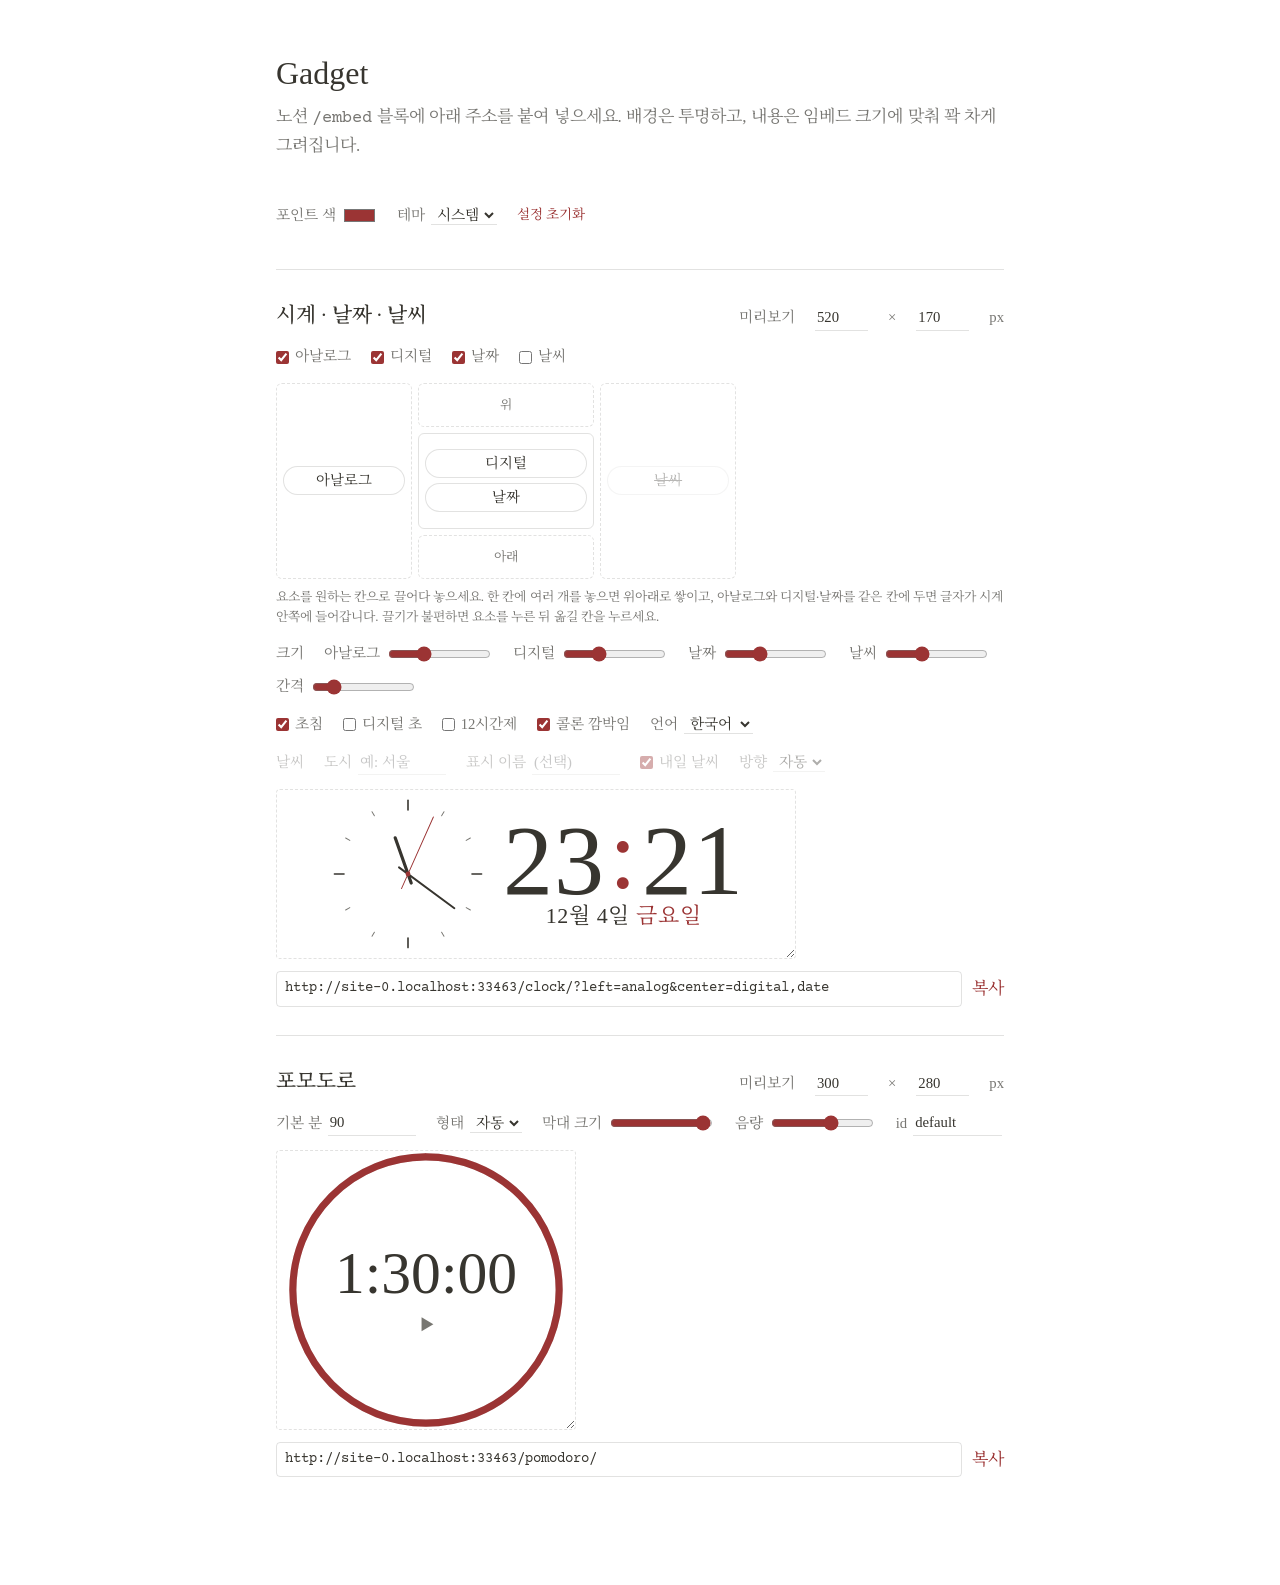
<file: index.html>
<!doctype html>
<html lang="ko">
<head>
<meta charset="utf-8">
<meta name="viewport" content="width=device-width, initial-scale=1">
<title>Gadget</title>
<link rel="preconnect" href="https://fonts.googleapis.com">
<link rel="preconnect" href="https://fonts.gstatic.com" crossorigin>
<link rel="stylesheet" href="https://fonts.googleapis.com/css2?family=Courier+Prime&family=Nanum+Gothic+Coding&family=Noto+Serif+KR:wght@400;500&family=Tinos:wght@400;700&display=swap">
<style>
  :root {
    --bg: #ffffff; --text: rgb(55, 53, 47); --muted: rgba(55, 53, 47, 0.68);
    --line: rgba(55, 53, 47, 0.14); --soft: rgba(55, 53, 47, 0.04); --accent: #9b3434; --accent-text: #9b3434;
  }
  @media (prefers-color-scheme: dark) {
    :root { --bg: #191919; --text: rgba(255, 255, 255, 0.86); --muted: rgba(255, 255, 255, 0.48); --line: rgba(255, 255, 255, 0.14); --soft: rgba(255, 255, 255, 0.04); --accent: #ba3e3e; --accent-text: #cb6565; }
  }
  * { box-sizing: border-box; }
  body {
    margin: 0; background: var(--bg); color: var(--text);
    font-family: RIDIBatang, "Times New Roman", Tinos, "Noto Serif KR", AppleMyungjo, serif; font-size: 17px; line-height: 1.6;
  }
  main { max-width: 760px; margin: 0 auto; padding: 48px 16px 80px; }
  h1 { font-family: "Times New Roman", Tinos, Times, RIDIBatang, "Noto Serif KR", serif; font-weight: 400; font-size: 2rem; margin: 0 0 4px; }
  code { font-family: "Courier Prime", D2Coding, "Nanum Gothic Coding", monospace; }
  h2 { font-weight: 500; font-size: 1.3rem; margin: 0; }
  p.lead { color: var(--muted); margin: 0 0 28px; }
  section { border-top: 1px solid var(--line); padding: 28px 0; }
  .global { display: flex; flex-wrap: wrap; gap: 10px 24px; padding: 16px 0 28px; }
  .head { display: flex; justify-content: space-between; align-items: baseline; gap: 12px; flex-wrap: wrap; }
  .opts { display: flex; flex-wrap: wrap; gap: 10px 20px; margin: 14px 0; font-size: 0.92rem; color: var(--muted); }
  label { display: flex; gap: 6px; align-items: center; }
  input, select {
    font: inherit; color: var(--text); background: transparent;
    border: 0; border-bottom: 1px solid var(--line); padding: 0 2px; width: 6em;
  }
  select { width: auto; }
  input[type="checkbox"] { width: auto; accent-color: var(--accent); margin: 0; }
  input[type="range"] { width: 7em; accent-color: var(--accent); border: 0; }
  input[type="color"] { width: 2.4em; height: 1.4em; padding: 0; border: 0; cursor: pointer; }
  input.size { width: 3.6em; }
  .frame { border: 1px dashed var(--line); border-radius: 4px; overflow: hidden; resize: both; max-width: 100%; }
  iframe { width: 100%; height: 100%; border: 0; display: block; background: transparent; }
  .url { display: flex; gap: 10px; margin-top: 12px; align-items: center; }
  .url code {
    flex: 1; min-width: 0; overflow-x: auto; white-space: nowrap; font-size: 0.85rem;
    padding: 6px 8px; border: 1px solid var(--line); border-radius: 4px;
  }
  button { font: inherit; color: var(--accent-text); background: none; border: 0; cursor: pointer; padding: 0; }

  /* 시계 배치판 */
  .board {
    display: grid; grid-template-columns: 1fr 1.3fr 1fr; grid-template-rows: auto auto auto;
    gap: 6px; max-width: 460px; margin: 8px 0 16px; font-size: 0.9rem;
  }
  .zone {
    border: 1px dashed var(--line); border-radius: 6px; padding: 6px; min-height: 44px;
    display: flex; flex-direction: column; gap: 5px; justify-content: center;
    cursor: pointer; transition: background 0.15s, border-color 0.15s;
  }
  .zone:empty::after { content: attr(data-label); color: var(--muted); font-size: 0.8rem; text-align: center; }
  .zone.over { border-color: var(--accent); background: var(--soft); }
  /* 왼쪽·오른쪽 칸은 위~아래 전체 높이 */
  .z-top { grid-area: 1 / 2; } .z-left { grid-area: 1 / 1 / 4 / 2; } .z-center { grid-area: 2 / 2; min-height: 96px; border-style: solid; }
  .z-right { grid-area: 1 / 3 / 4 / 4; } .z-bottom { grid-area: 3 / 2; }
  .chip {
    border: 1px solid var(--line); border-radius: 999px; padding: 2px 12px; text-align: center;
    background: var(--bg); cursor: grab; user-select: none; touch-action: none;
  }
  .chip.off { opacity: 0.35; text-decoration: line-through; }
  .chip.picked { border-color: var(--accent); color: var(--accent-text); }
  .chip:active { cursor: grabbing; }
  .hint { font-size: 0.8rem; color: var(--muted); margin: -8px 0 12px; }
</style>
</head>
<body>
<main>
  <h1>Gadget</h1>
  <p class="lead">노션 <code>/embed</code> 블록에 아래 주소를 붙여 넣으세요. 배경은 투명하고, 내용은 임베드 크기에 맞춰 꽉 차게 그려집니다.</p>
  <div class="global opts">
    <label>포인트 색 <input type="color" id="accent"></label>
    <label>테마 <select id="theme"><option value="auto">시스템</option><option value="light">라이트</option><option value="dark">다크</option></select></label>
    <button id="resetAll" style="font-size:0.85rem">설정 초기화</button>
  </div>
  <div id="list"></div>
</main>
<script type="module">
  // ── 저장된 설정 ─────────────────────────────────────
  const STORE = 'gadget:settings';
  let saved = {};
  try { saved = JSON.parse(localStorage.getItem(STORE)) ?? {}; } catch {}
  const persist = () => { try { localStorage.setItem(STORE, JSON.stringify(saved)); } catch {} };

  // ── 공통 설정: 맨 위에서 한 번만 정하고 모든 주소에 붙임 ──
  const DEFAULT_ACCENT = '#9b3434';
  const g = Object.fromEntries(['accent', 'theme'].map((id) => [id, document.getElementById(id)]));
  g.accent.value = saved.accent ?? DEFAULT_ACCENT;
  g.theme.value = saved.theme ?? 'auto';
  document.getElementById('resetAll').onclick = () => { saved = {}; persist(); location.reload(); };

  function globalQuery(q) {
    const a = g.accent.value.replace('#', '');
    if (a !== DEFAULT_ACCENT.slice(1)) q.set('accent', a);
    if (g.theme.value !== 'auto') q.set('theme', g.theme.value);
  }

  // ── 모듈 정의 ───────────────────────────────────────
  // type: check(0/1) | select | text | number | range
  const modules = [
    { key: 'clock', path: 'clock/', title: '시계 · 날짜 · 날씨', size: [520, 170], board: true, opts: [
      { key: 'asize', label: '아날로그', type: 'range', min: 0.3, max: 2.5, step: 0.05, def: '1', group: 'size' },
      { key: 'dsize', label: '디지털', type: 'range', min: 0.3, max: 2.5, step: 0.05, def: '1', group: 'size' },
      { key: 'datesize', label: '날짜', type: 'range', min: 0.3, max: 2.5, step: 0.05, def: '1', group: 'size' },
      { key: 'wsize', label: '날씨', type: 'range', min: 0.3, max: 2.5, step: 0.05, def: '1', group: 'size' },
      { key: 'gap', label: '간격', type: 'range', min: 0, max: 1, step: 0.05, def: '0.15', group: 'size' },
      { key: 'hand', label: '초침', type: 'check', def: '1' },
      { key: 'seconds', label: '디지털 초', type: 'check', def: '0' },
      { key: 'hour12', label: '12시간제', type: 'check', def: '0' },
      { key: 'blink', label: '콜론 깜박임', type: 'check', def: '1' },
      { key: 'lang', label: '언어', type: 'select', options: [['ko', '한국어'], ['en', 'English']], def: 'ko' },
      { key: 'city', label: '도시', type: 'text', def: '', placeholder: '예: 서울', group: 'weather' },
      { key: 'name', label: '표시 이름', type: 'text', def: '', placeholder: '(선택)', group: 'weather' },
      { key: 'tomorrow', label: '내일 날씨', type: 'check', def: '1', group: 'weather' },
      { key: 'wdir', label: '방향', type: 'select', options: [['auto', '자동'], ['row', '가로'], ['column', '세로']], def: 'auto', group: 'weather' },
    ] },
    { key: 'pomodoro', path: 'pomodoro/', title: '포모도로', size: [300, 280], opts: [
      { key: 'min', label: '기본 분', type: 'number', def: '90' },
      { key: 'layout', label: '형태', type: 'select', options: [['auto', '자동'], ['ring', '원형'], ['bar', '막대']], def: 'auto' },
      { key: 'tsize', label: '막대 크기', type: 'range', min: 0.3, max: 1, step: 0.05, def: '1' },
      { key: 'vol', label: '음량', type: 'range', min: 0, max: 1, step: 0.05, def: '0.6' },
      { key: 'id', label: 'id', type: 'text', def: 'default' },
    ] },
  ];

  function control(o, value) {
    if (o.type === 'check') return `<label><input type="checkbox" data-k="${o.key}" ${value === '1' ? 'checked' : ''}> ${o.label}</label>`;
    if (o.type === 'select') return `<label>${o.label} <select data-k="${o.key}">${o.options.map(([v, t]) => `<option value="${v}" ${v === value ? 'selected' : ''}>${t}</option>`).join('')}</select></label>`;
    if (o.type === 'range') return `<label>${o.label} <input type="range" data-k="${o.key}" min="${o.min}" max="${o.max}" step="${o.step}" value="${value}"></label>`;
    return `<label>${o.label} <input type="${o.type}" data-k="${o.key}" value="${value}" placeholder="${o.placeholder ?? ''}"></label>`;
  }
  const readControl = (input) => (input.type === 'checkbox' ? (input.checked ? '1' : '0') : input.value.trim());

  // ── 시계 배치판 (드래그 앤 드롭) ─────────────────────
  // 다섯 칸 어디에든 요소를 놓을 수 있고, 한 칸에 여러 개면 위아래로 쌓임
  const SLOTS = [['top', '위'], ['left', '왼쪽'], ['center', '가운데'], ['right', '오른쪽'], ['bottom', '아래']];
  const ITEMS = [['analog', '아날로그'], ['digital', '디지털'], ['date', '날짜'], ['weather', '날씨']];
  const itemLabel = Object.fromEntries(ITEMS);
  const BOARD_DEF = () => ({
    slots: { top: [], left: ['analog'], center: ['digital', 'date'], right: ['weather'], bottom: [] },
    on: { analog: true, digital: true, date: true, weather: false },
  });

  function boardHtml() {
    return `
      <div class="opts">${ITEMS.map(([k, t]) => `<label><input type="checkbox" data-on="${k}"> ${t}</label>`).join('')}</div>
      <div class="board">${SLOTS.map(([z, t]) => `<div class="zone z-${z}" data-zone="${z}" data-label="${t}"></div>`).join('')}</div>
      <p class="hint">요소를 원하는 칸으로 끌어다 놓으세요. 한 칸에 여러 개를 놓으면 위아래로 쌓이고, 아날로그와 디지털·날짜를 같은 칸에 두면 글자가 시계 안쪽에 들어갑니다. 끌기가 불편하면 요소를 누른 뒤 옮길 칸을 누르세요.</p>`;
  }

  function setupBoard(sec, b, onChange) {
    let picked = null;
    const draw = () => {
      sec.querySelectorAll('[data-on]').forEach((c) => { c.checked = b.on[c.dataset.on]; });
      sec.querySelectorAll('.zone').forEach((z) => {
        z.innerHTML = b.slots[z.dataset.zone].map((it) =>
          `<div class="chip${b.on[it] ? '' : ' off'}${picked === it ? ' picked' : ''}" draggable="true" data-chip="${it}">${itemLabel[it]}</div>`).join('');
      });
    };
    // 요소를 zone의 before 앞(없으면 맨 뒤)으로 옮김
    const move = (it, zone, before) => {
      for (const list of Object.values(b.slots)) { const i = list.indexOf(it); if (i >= 0) list.splice(i, 1); }
      const list = b.slots[zone];
      const at = before && before !== it ? list.indexOf(before) : -1;
      list.splice(at >= 0 ? at : list.length, 0, it);
      picked = null;
      draw();
      onChange();
    };

    sec.querySelectorAll('[data-on]').forEach((c) => c.addEventListener('change', () => {
      b.on[c.dataset.on] = c.checked; draw(); onChange();
    }));

    let dragging = null;
    sec.addEventListener('dragstart', (e) => {
      dragging = e.target.dataset?.chip ?? null;
      e.dataTransfer?.setData('text/plain', dragging ?? '');
    });
    sec.addEventListener('dragend', () => { dragging = null; sec.querySelectorAll('.over').forEach((n) => n.classList.remove('over')); });
    sec.querySelectorAll('.zone').forEach((z) => {
      z.addEventListener('dragover', (e) => { if (dragging) { e.preventDefault(); z.classList.add('over'); } });
      z.addEventListener('dragleave', () => z.classList.remove('over'));
      z.addEventListener('drop', (e) => {
        e.preventDefault();
        z.classList.remove('over');
        if (dragging) move(dragging, z.dataset.zone, e.target.closest('[data-chip]')?.dataset.chip);
      });
      // 클릭: 요소를 고른 뒤 칸(또는 그 칸의 요소 앞)을 누르면 이동
      z.addEventListener('click', (e) => {
        const c = e.target.closest('[data-chip]')?.dataset.chip;
        if (picked && picked !== c) move(picked, z.dataset.zone, c);
        else { picked = picked === c ? null : c ?? null; draw(); }
      });
    });
    draw();
  }

  // ── 화면 만들기 ─────────────────────────────────────
  const base = new URL('.', location.href);
  const list = document.getElementById('list');
  const updaters = [];

  for (const m of modules) {
    const s = (saved[m.key] ??= {});
    if (m.key === 'clock' && saved.city && s.city === undefined) { s.city = saved.city; s.name = saved.cityName; }
    const value = (o) => s[o.key] ?? o.def;
    const [w, h] = s.size ?? m.size;
    const GROUP_TITLE = { size: '크기', weather: '날씨' };
    const groups = ['size', undefined, 'weather'].map((gk) => m.opts.filter((o) => o.group === gk)).filter((x) => x.length);
    const sec = document.createElement('section');
    sec.innerHTML = `
      <div class="head"><h2>${m.title}</h2>
        <span class="opts" style="margin:0">미리보기
          <input class="size" type="number" data-w value="${w}">×<input class="size" type="number" data-h value="${h}">px</span></div>
      ${m.board ? boardHtml() : ''}
      ${groups.map((gr) => `<div class="opts" data-group="${gr[0].group ?? ''}">${gr[0].group ? `<span>${GROUP_TITLE[gr[0].group]}</span>` : ''}${gr.map((o) => control(o, value(o))).join('')}</div>`).join('')}
      <div class="frame" style="width:${w}px;height:${h}px"><iframe loading="lazy"></iframe></div>
      <div class="url"><code></code><button>복사</button></div>`;
    list.append(sec);

    const frame = sec.querySelector('.frame');
    const iframe = sec.querySelector('iframe');
    const code = sec.querySelector('code');
    // 이전 형식(pos 등)으로 저장된 배치는 새 기본값으로
    if (m.board && !s.board?.slots) s.board = BOARD_DEF();
    const board = m.board ? s.board : null;

    const update = () => {
      const q = new URLSearchParams();
      if (board) for (const [z] of SLOTS) {
        const items = board.slots[z].filter((it) => board.on[it]);
        if (items.length) q.set(z, items.join(','));
      }
      const weatherOn = !board || board.on.weather;
      const wRow = sec.querySelector('[data-group="weather"]');
      if (wRow) wRow.style.opacity = weatherOn ? 1 : 0.4;
      for (const o of m.opts) {
        const v = readControl(sec.querySelector(`[data-k="${o.key}"]`));
        s[o.key] = v;
        if (o.group === 'weather' && !weatherOn) continue;
        if (v !== '' && v !== o.def) q.set(o.key, v);
      }
      globalQuery(q);
      persist();
      const url = new URL(m.path, base);
      url.search = q.toString().replaceAll('%2C', ',');
      code.textContent = url.href;
      if (iframe.src !== url.href) iframe.src = url.href;
    };
    updaters.push(update);
    if (board) setupBoard(sec, board, update);
    sec.querySelectorAll('[data-k]').forEach((i) => i.addEventListener(i.type === 'range' ? 'input' : 'change', update));

    // 미리보기 크기: 숫자 입력 또는 오른쪽 아래 모서리 끌기
    const sizeInputs = [sec.querySelector('[data-w]'), sec.querySelector('[data-h]')];
    sizeInputs.forEach((i) => i.addEventListener('input', () => {
      frame.style.width = `${sizeInputs[0].value}px`;
      frame.style.height = `${sizeInputs[1].value}px`;
      s.size = sizeInputs.map((x) => Number(x.value)); persist();
    }));
    new ResizeObserver(() => {
      sizeInputs[0].value = Math.round(frame.offsetWidth);
      sizeInputs[1].value = Math.round(frame.offsetHeight);
      s.size = sizeInputs.map((x) => Number(x.value)); persist();
    }).observe(frame);

    sec.querySelector('.url button').addEventListener('click', async (e) => {
      try { await navigator.clipboard.writeText(code.textContent); e.target.textContent = '복사됨'; }
      catch { e.target.textContent = '직접 복사해 주세요'; }
      setTimeout(() => { e.target.textContent = '복사'; }, 1500);
    });
    update();
  }

  const updateGlobal = () => {
    Object.assign(saved, { accent: g.accent.value, theme: g.theme.value });
    applyAccent();
    updaters.forEach((u) => u());
  };
  // 기본 색이면 CSS의 라이트·다크 값을 쓰고, 사용자가 바꾼 색만 덮어씀
  function applyAccent() {
    const s = document.documentElement.style;
    for (const k of ['--accent', '--accent-text']) {
      if (g.accent.value === DEFAULT_ACCENT) s.removeProperty(k); else s.setProperty(k, g.accent.value);
    }
  }
  Object.values(g).forEach((i) => i.addEventListener('change', updateGlobal));
  applyAccent();
</script>
</body>
</html>
</file>
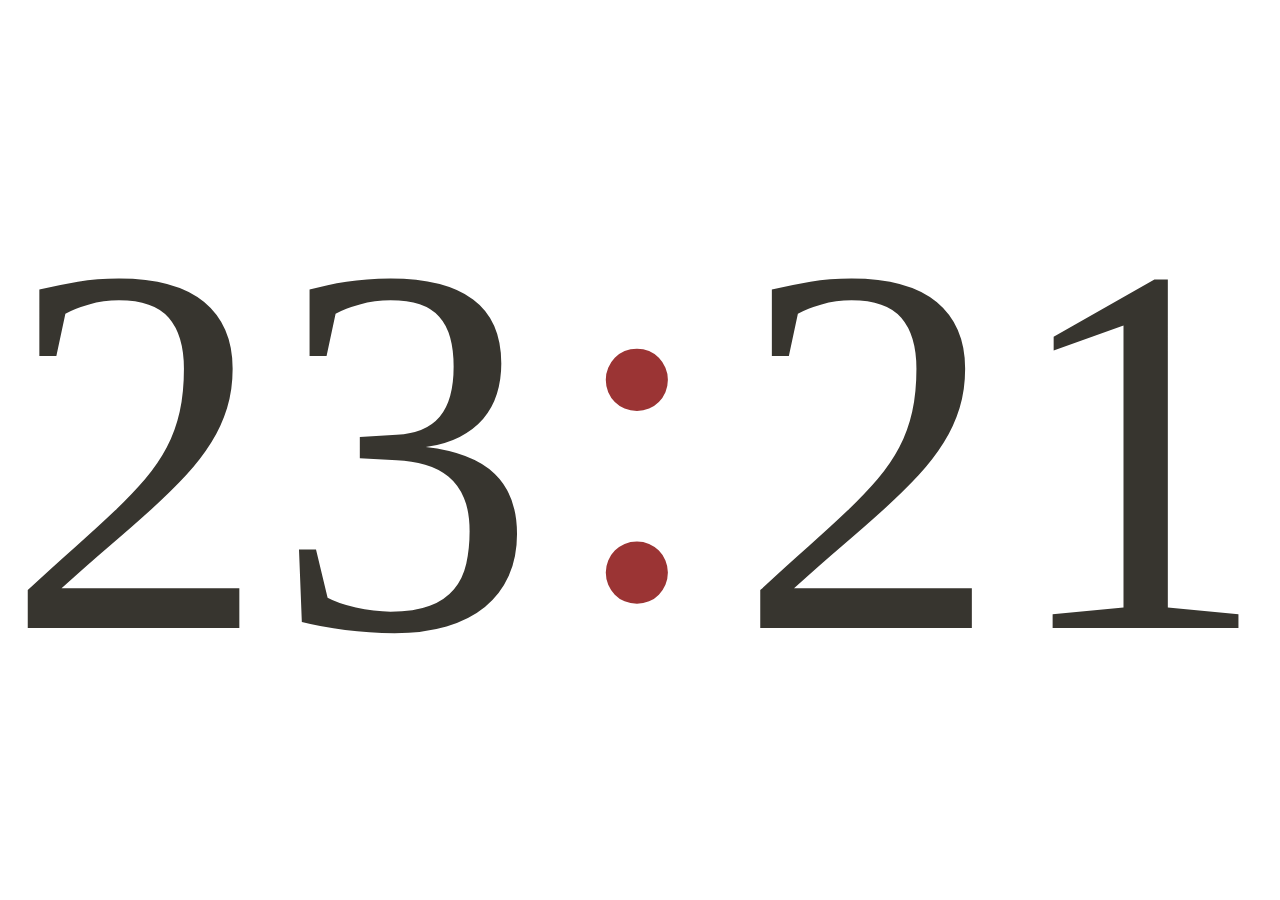
<file: clock/index.html>
<!doctype html>
<html lang="ko">
<head>
<meta charset="utf-8">
<meta name="viewport" content="width=device-width, initial-scale=1">
<title>Clock</title>
<link rel="preconnect" href="https://fonts.googleapis.com">
<link rel="preconnect" href="https://fonts.gstatic.com" crossorigin>
<link rel="stylesheet" href="https://fonts.googleapis.com/css2?family=Noto+Serif+KR:wght@400;500&family=Tinos:wght@400;700&display=swap">
<link rel="stylesheet" href="../shared/base.css">
<link rel="stylesheet" href="../shared/weather.css">
<style>
  /* 왼쪽 | (위 / 가운데 / 아래) | 오른쪽 — 왼쪽·오른쪽 칸은 전체 높이를 차지 */
  #app { display: inline-flex; align-items: center; line-height: 1; white-space: nowrap; }
  .col { display: flex; flex-direction: column; align-items: center; }
  .slot { display: flex; flex-direction: column; align-items: center; gap: 0.1em; }
  /* 디지털과 날짜가 붙어 있으면 더 가깝게 */
  .item.digital + .item.date, .item.date + .item.digital { margin-top: -0.06em; }

  .digital-face { font-family: var(--font-display); display: flex; align-items: baseline; letter-spacing: 0.01em; line-height: 0.8; }
  .colon { color: var(--accent); margin: 0 0.04em; transform: translateY(-0.06em); }
  /* 1초 켜짐 · 1초 흐림 */
  .blink .colon { animation: blink 2s steps(1) infinite; }
  @keyframes blink { 50% { opacity: 0.45; } }
  .digital-face .small { font-size: 0.32em; color: var(--muted); margin-left: 0.2em; }
  .digital-face .ampm { margin: 0 0.25em 0 0; }

  /* 디지털과 같은 칸이면 한 줄, 아니면 연도까지 두 줄 */
  .date-face { font-size: 0.22em; color: var(--muted); letter-spacing: 0.03em; }
  .date-face .md { color: var(--text); }
  .date-face.solo { font-size: 0.5em; color: var(--text); text-align: center; letter-spacing: 0; }
  .date-face.solo .sub { display: block; font-size: 0.34em; color: var(--muted); margin-top: 0.3em; letter-spacing: 0.04em; }
  .date-face:not(.solo) .year { display: none; }

  .analog-face { position: relative; width: 1.6em; height: 1.6em; }
  /* 아날로그와 같은 칸의 디지털·날짜는 시계 안쪽 아래에 */
  .analog-face .inner { position: absolute; left: 50%; top: 66%; transform: translate(-50%, -50%); display: flex; flex-direction: column; align-items: center; gap: 0.1em; }
  .analog-face svg { width: 100%; height: 100%; display: block; overflow: visible; }
  .tick { stroke: var(--muted); stroke-width: 1.2; stroke-linecap: round; }
  .tick.major { stroke: var(--text); stroke-width: 2; }
  .hand { stroke: var(--text); stroke-linecap: round; }
  .hand.second { stroke: var(--accent); stroke-width: 1.2; }
  .pin { fill: var(--accent); }
</style>
</head>
<body>
<div id="app"></div>
<script type="module">
  import { param, numParam, onVisible, pad } from '../shared/common.js';
  import { fit, autoFit } from '../shared/fit.js';

  // ── 옵션 ─────────────────────────────────────────────
  // 배치: top / left / center / right / bottom = 쉼표로 나열한 요소 (한 칸에 여러 개면 위아래로 쌓임)
  //       요소: analog, digital, date, weather      예) ?left=analog&center=digital,date
  // 크기: asize, dsize, datesize, wsize (기본 1)   간격: gap=0.15 (em)
  // 기타: hand=0 (초침 숨김), seconds=1, hour12=1, blink=0, lang=en, tz=Asia/Seoul
  //       날씨는 city / name / tomorrow (날씨 위젯과 같음), wdir=auto|row|column (방향)
  const SLOTS = ['top', 'left', 'center', 'right', 'bottom'];
  const ITEMS = ['analog', 'digital', 'date', 'weather'];
  const on = (k, d) => param(k, d) === '1';

  function readSlots() {
    const slots = Object.fromEntries(SLOTS.map((s) => [s, []]));
    const used = new Set();
    let any = false;
    for (const s of SLOTS) {
      for (const it of param(s, '').split(',').map((x) => x.trim())) {
        if (ITEMS.includes(it) && !used.has(it)) { slots[s].push(it); used.add(it); any = true; }
      }
    }
    if (any) return slots;
    // 이전 주소 호환: analog/digital/date + pos(+datefirst)
    const legacy = param('style', '');
    const showAnalog = on('analog', legacy === 'analog' ? '1' : '0');
    const text = [on('digital', legacy === 'analog' ? '0' : '1') && 'digital', on('date', '0') && 'date'].filter(Boolean);
    if (on('datefirst', '0')) text.reverse();
    slots.center = text;
    if (showAnalog) {
      const pos = param('pos', 'left');
      if (text.length === 0 || pos === 'inside') slots.center.unshift('analog');
      else slots[SLOTS.includes(pos) && pos !== 'center' ? pos : 'left'].push('analog');
    }
    return slots;
  }

  const slots = readSlots();
  const where = (it) => SLOTS.find((s) => slots[s].includes(it));
  const size = (k) => Math.min(4, Math.max(0.2, numParam(k, 1)));
  const gap = numParam('gap', 0.15);
  const showHand = on('hand', '1');
  const showSeconds = on('seconds', '0');
  const hour12 = on('hour12', '0');
  const blink = on('blink', '1');
  const lang = param('lang', 'ko');
  const tz = param('tz', undefined);

  // ── 시간 ─────────────────────────────────────────────
  const partsFmt = new Intl.DateTimeFormat('en-GB', {
    timeZone: tz, hour: '2-digit', minute: '2-digit', second: '2-digit', hourCycle: 'h23',
  });
  function now() {
    const p = Object.fromEntries(partsFmt.formatToParts(new Date()).map((x) => [x.type, x.value]));
    return { h: Number(p.hour), m: Number(p.minute), s: Number(p.second) };
  }
  const locale = lang === 'en' ? 'en-US' : 'ko-KR';
  const dfmt = (o) => new Intl.DateTimeFormat(locale, { timeZone: tz, ...o });
  const mdFmt = dfmt({ month: 'long', day: 'numeric' });
  const yFmt = dfmt({ year: 'numeric' });
  const wdFmt = dfmt({ weekday: 'long' });

  // ── 요소 만들기 ───────────────────────────────────────
  const app = document.getElementById('app');
  const el = (tag, cls, html = '') => Object.assign(document.createElement(tag), { className: cls, innerHTML: html });
  const faces = {};

  function makeItem(kind) {
    const item = el('div', `item ${kind}`);
    const k = { analog: 'asize', digital: 'dsize', date: 'datesize', weather: 'wsize' }[kind];
    // 날씨는 기본 크기가 0.5em이라 배율을 곱해서 적용
    item.style.fontSize = `${(kind === 'weather' ? 0.5 : 1) * size(k)}em`;

    if (kind === 'digital') {
      faces.digital = el('div', `digital-face${blink ? ' blink' : ''}`,
        `<span class="small ampm" ${hour12 ? '' : 'hidden'}></span><span class="hh"></span><span class="colon">:</span><span class="mm"></span><span class="small ss" ${showSeconds ? '' : 'hidden'}></span>`);
      // 깜박임을 실제 초(짝수 초 켜짐)에 맞춤
      faces.digital.querySelector('.colon').style.animationDelay = `-${Date.now() % 2000}ms`;
      item.append(faces.digital);
    } else if (kind === 'date') {
      const solo = where('digital') !== where('date');
      faces.date = el('div', `date-face${solo ? ' solo' : ''}`,
        `<span class="md"></span> <span class="sub"><span class="year"></span><span class="year"> · </span><span class="wd accent"></span></span>`);
      item.append(faces.date);
    } else if (kind === 'analog') {
      const ticks = Array.from({ length: 12 }, (_, i) => {
        const major = i % 3 === 0;
        return `<line class="tick${major ? ' major' : ''}" x1="100" y1="${major ? 8 : 10}" x2="100" y2="${major ? 20 : 16}" transform="rotate(${i * 30} 100 100)"/>`;
      }).join('');
      faces.analog = el('div', 'analog-face', `
        <svg viewBox="0 0 200 200" aria-label="analog clock">
          ${ticks}
          <line data-h class="hand" x1="100" y1="112" x2="100" y2="52" stroke-width="4"/>
          <line data-m class="hand" x1="100" y1="114" x2="100" y2="28" stroke-width="2.4"/>
          ${showHand ? '<line data-s class="hand second" x1="100" y1="120" x2="100" y2="22"/>' : ''}
          <circle class="pin" cx="100" cy="100" r="3"/>
        </svg>`);
      item.append(faces.analog);
    } else if (kind === 'weather') {
      // 방향: 자동이면 왼쪽·오른쪽 칸을 혼자 차지할 때 세로, 그 외엔 가로
      const wdir = param('wdir', 'auto');
      const s = where('weather');
      const column = wdir === 'column' || (wdir === 'auto' && (s === 'left' || s === 'right') && slots[s].length === 1);
      import('../shared/weather.js').then(({ createWeather }) => {
        const wx = createWeather(() => layout());
        wx.classList.toggle('column', column);
        item.append(wx);
        layout();
      });
    }
    return item;
  }

  // 아날로그와 디지털·날짜가 같은 칸이면 글자를 시계 안에 넣음 (날씨는 그대로 쌓임)
  let inner = null;
  const slotEl = (name) => {
    const list = slots[name];
    if (!list.length) return null;
    const box = el('div', `slot ${name}`);
    const insideKinds = list.includes('analog') ? list.filter((it) => it === 'digital' || it === 'date') : [];
    for (const it of list) {
      if (insideKinds.includes(it)) continue;
      const item = makeItem(it);
      if (it === 'analog' && insideKinds.length) {
        inner = el('div', 'inner');
        inner.append(...insideKinds.map(makeItem));
        faces.analog.append(inner);
      }
      box.append(item);
    }
    return box;
  };
  const col = el('div', 'col');
  col.append(...['top', 'center', 'bottom'].map(slotEl).filter(Boolean));
  app.append(...[slotEl('left'), col.children.length ? col : null, slotEl('right')].filter(Boolean));
  app.style.gap = col.style.gap = `${gap}em`;

  // ── 그리기 ───────────────────────────────────────────
  const set = (node, text) => { if (node && node.textContent !== text) node.textContent = text; };
  let lastDay = '';

  function render() {
    const { h, m, s } = now();
    const d = faces.digital;
    if (d) {
      set(d.querySelector('.ampm'), h < 12 ? (lang === 'en' ? 'AM' : '오전') : (lang === 'en' ? 'PM' : '오후'));
      set(d.querySelector('.hh'), hour12 ? String(h % 12 || 12) : pad(h));
      set(d.querySelector('.mm'), pad(m));
      set(d.querySelector('.ss'), pad(s));
    }
    if (faces.analog) {
      const rot = (sel, deg) => faces.analog.querySelector(sel)?.setAttribute('transform', `rotate(${deg} 100 100)`);
      rot('[data-h]', (h % 12) * 30 + m * 0.5);
      rot('[data-m]', m * 6 + s * 0.1);
      rot('[data-s]', s * 6);
    }
    if (faces.date) {
      const day = new Date();
      const key = mdFmt.format(day) + yFmt.format(day);
      if (key !== lastDay) {
        lastDay = key;
        set(faces.date.querySelector('.md'), mdFmt.format(day));
        set(faces.date.querySelector('.year'), yFmt.format(day));
        set(faces.date.querySelector('.wd'), wdFmt.format(day));
        layout();
      }
    }
  }

  // 같은 칸의 날짜를 초·오전/오후를 뺀 시:분 아래 가운데로 옮김
  function centerDate() {
    if (!faces.date || !faces.digital || where('date') !== where('digital')) return;
    const width = (sel) => {
      const n = faces.digital.querySelector(sel);
      if (n.hidden) return 0;
      const st = getComputedStyle(n);
      return n.getBoundingClientRect().width + parseFloat(st.marginLeft) + parseFloat(st.marginRight);
    };
    const shift = (width('.ampm') - width('.ss')) / 2;
    faces.date.style.transform = `translateX(${shift / parseFloat(getComputedStyle(faces.date).fontSize)}em)`;
  }

  // 시계 안쪽 글자를 원 아래쪽 공간에 맞는 크기로
  function fitInner() {
    if (!inner) return;
    inner.style.fontSize = '';
    const em = parseFloat(getComputedStyle(faces.analog).fontSize);
    const w = inner.offsetWidth / em, h = inner.offsetHeight / em, d = 1.6;
    inner.style.fontSize = `${Math.min((d * 0.46) / w, (d * 0.2) / h)}em`;
  }

  function layout() {
    app.style.fontSize = '100px';
    centerDate();
    fitInner();
    fit(app);
  }

  render();
  autoFit(layout);
  function loop() {
    render();
    setTimeout(loop, 1000 - (Date.now() % 1000) + 5);
  }
  setTimeout(loop, 1000 - (Date.now() % 1000) + 5);
  onVisible(render);
</script>
</body>
</html>
</file>
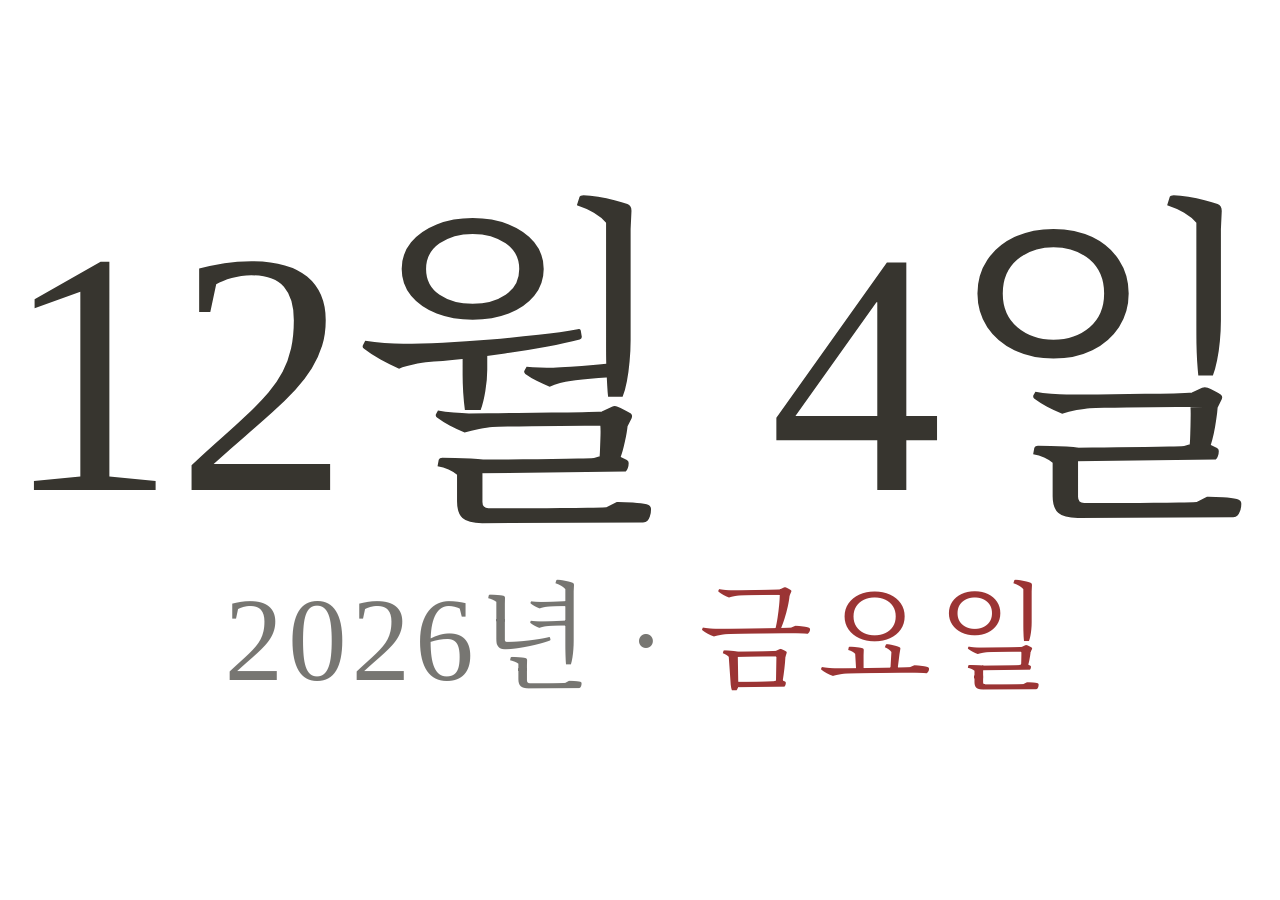
<file: date/index.html>
<!doctype html>
<html lang="ko">
<head>
<meta charset="utf-8">
<title>Today</title>
<style>html, body { background: transparent; }</style>
<!-- 날짜는 시계 모듈에 통합됨: 이전 임베드 주소를 날짜만 보이는 시계로 연결 -->
<script>
  const q = new URLSearchParams(location.search);
  q.set('analog', '0');
  q.set('digital', '0');
  q.set('date', '1');
  location.replace(`../clock/?${q}`);
</script>
</head>
<body></body>
</html>
</file>
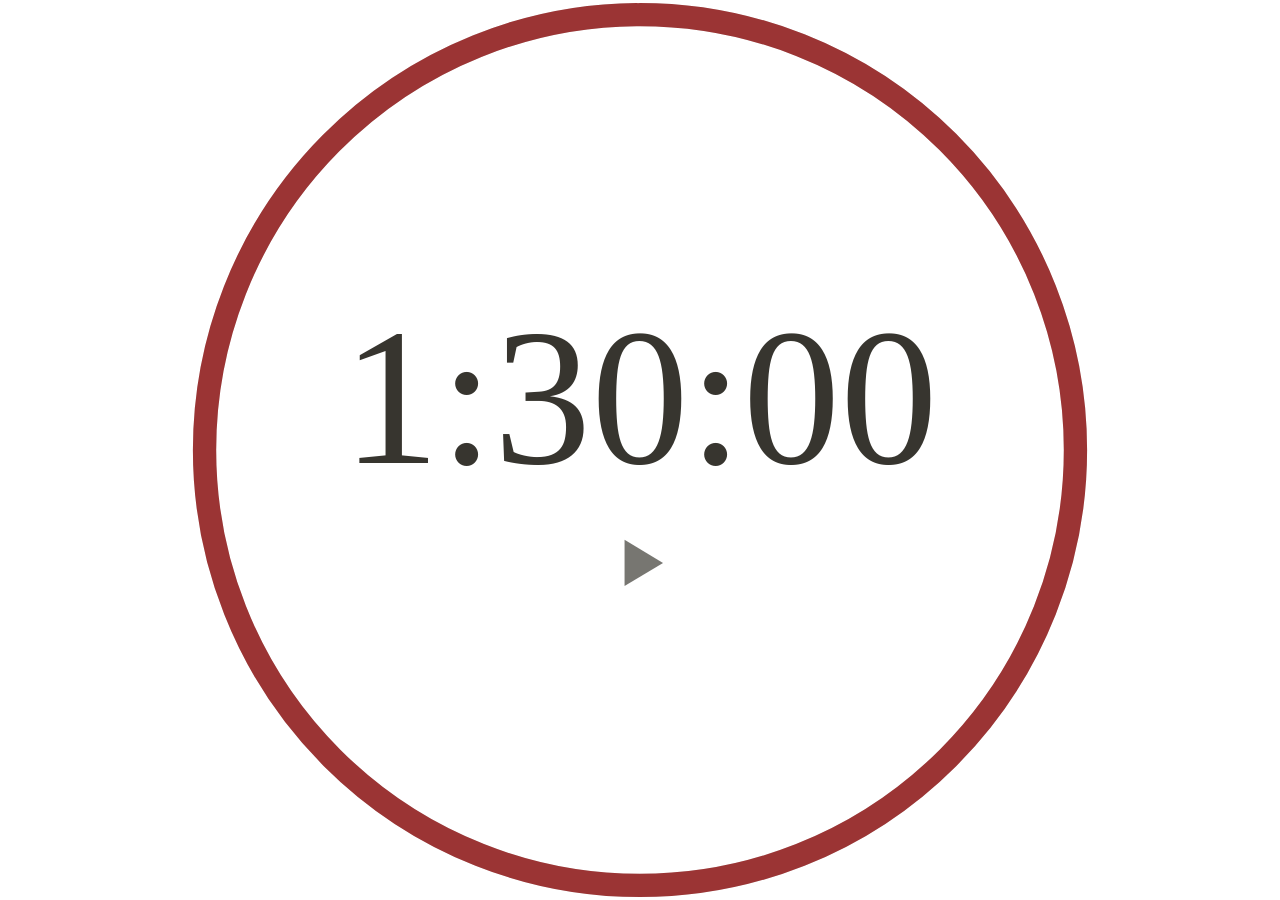
<file: pomodoro/index.html>
<!doctype html>
<html lang="ko">
<head>
<meta charset="utf-8">
<meta name="viewport" content="width=device-width, initial-scale=1">
<title>Pomodoro</title>
<link rel="preconnect" href="https://fonts.googleapis.com">
<link rel="preconnect" href="https://fonts.gstatic.com" crossorigin>
<link rel="stylesheet" href="https://fonts.googleapis.com/css2?family=Noto+Serif+KR:wght@400;500&family=Tinos:wght@400;700&display=swap">
<link rel="stylesheet" href="../shared/base.css">
<style>
  #app[data-layout="bar"] { width: 100%; }
  .view { display: none; }
  [data-layout="ring"] .view.ring,
  [data-layout="bar"] .view.bar { display: flex; }

  .time { font-family: var(--font-display); cursor: default; line-height: 1; white-space: nowrap; }
  [data-status="idle"] .time { cursor: text; }
  [data-status="done"] .time { color: var(--accent); }
  .time input {
    font: inherit; color: inherit; background: transparent;
    border: 0; border-bottom: 1px solid var(--accent); outline: none;
    width: 3.2ch; text-align: center; padding: 0;
    -moz-appearance: textfield;
  }
  .time input::-webkit-inner-spin-button { -webkit-appearance: none; }
  .time .unit { font-size: 0.4em; color: var(--muted); margin-left: 0.15em; }

  .controls { display: flex; gap: 0.9em; align-items: center; }
  .controls button { display: grid; place-items: center; color: var(--muted); transition: color 0.15s; }
  .controls button:hover { color: var(--accent-text); }
  .controls svg { width: 1em; height: 1em; fill: none; stroke: currentColor; stroke-width: 1.6; stroke-linecap: round; stroke-linejoin: round; }
  .controls .fill { fill: currentColor; stroke: none; }

  .hint { color: var(--accent-text); font-size: 0.7em; cursor: pointer; display: none; }
  [data-needs-audio] .hint { display: block; }

  /* 원형 */
  .ring {
    --size: min(calc(100vw - 4px), calc(100vh - 4px));
    position: relative; width: var(--size); height: var(--size);
    align-items: center; justify-content: center;
  }
  .ring svg.track { position: absolute; inset: 0; width: 100%; height: 100%; transform: rotate(-90deg); }
  .ring circle { fill: none; stroke-width: 2.6; }
  .ring .bg { stroke: var(--line); }
  .ring .fg { stroke: var(--accent); stroke-linecap: round; transition: stroke-dashoffset 0.25s linear; }
  .ring .inner { position: relative; display: flex; flex-direction: column; align-items: center; gap: 0.45em; font-size: calc(var(--size) * 0.075); }
  .ring .time { font-size: 2.9em; }
  .ring .controls { font-size: 1.1em; }

  /* 막대 */
  .bar { width: 100%; flex-direction: column; gap: 0.3em; padding: 0 2px; }
  .bar .row { display: flex; align-items: center; justify-content: space-between; gap: 1em; }
  .bar .time { font-size: 2em; line-height: 0.8; }  /* 숫자 위아래 빈 줄 높이를 덜어냄 */
  .bar .meter { height: max(3px, 0.07em); background: var(--line); border-radius: 99px; overflow: hidden; }
  .bar .meter > div { height: 100%; width: 0; background: var(--accent); transition: width 0.25s linear; }
  .bar .side { display: flex; align-items: center; gap: 1em; }
</style>
</head>
<body>
<div id="app">
  <div class="view ring">
    <svg class="track" viewBox="0 0 100 100"><circle class="bg" cx="50" cy="50" r="48.6"/><circle class="fg" cx="50" cy="50" r="48.6" pathLength="1" stroke-dasharray="1" stroke-dashoffset="0"/></svg>
    <div class="inner">
      <div class="time" data-time></div>
      <div class="controls" data-controls></div>
      <div class="hint" data-hint>알림 소리 켜기</div>
    </div>
  </div>
  <div class="view bar">
    <div class="row">
      <div class="time" data-time></div>
      <div class="side">
        <div class="hint" data-hint>알림 소리 켜기</div>
        <div class="controls" data-controls></div>
      </div>
    </div>
    <div class="meter"><div></div></div>
  </div>
</div>
<script type="module">
  import { param, numParam, onVisible, pad } from '../shared/common.js';

  const KEY = `pomodoro:${param('id', 'default')}`;
  const DEFAULT_MIN = numParam('min', 90);
  const VOLUME = Math.min(1, Math.max(0, numParam('vol', 0.6)));
  const layoutParam = param('layout', 'auto');      // auto | bar | ring
  const barSize = Math.min(1, Math.max(0.2, numParam('tsize', 1)));   // 막대 형태 크기 (1 = 높이 꽉 채움)

  const app = document.getElementById('app');
  const $$ = (sel) => document.querySelectorAll(sel);

  // ── 상태 ─────────────────────────────────────────────
  // status: idle | running | paused | done
  // running → endAt(종료 시각) 기준으로 계산하므로 탭이 숨겨져도 시간이 어긋나지 않음
  let state = load() ?? { status: 'idle', duration: DEFAULT_MIN * 60_000 };

  function load() {
    try { return JSON.parse(localStorage.getItem(KEY)); } catch { return null; }
  }
  function save() {
    try { localStorage.setItem(KEY, JSON.stringify(state)); } catch {}
  }

  function remaining() {
    switch (state.status) {
      case 'running': return Math.max(0, state.endAt - Date.now());
      case 'paused': return state.remaining;
      case 'done': return 0;
      default: return state.duration;
    }
  }

  function start() {
    unlockAudio();
    const left = state.status === 'paused' ? state.remaining : state.duration;
    state = { ...state, status: 'running', endAt: Date.now() + left, total: state.status === 'paused' ? state.total : state.duration };
    save();
    scheduleChime();
    render();
  }

  function pause() {
    state = { ...state, status: 'paused', remaining: remaining() };
    save();
    cancelChime();
    render();
  }

  function reset() {
    state = { status: 'idle', duration: state.duration };
    save();
    cancelChime();
    render();
  }

  function setDuration(min) {
    if (!(min > 0)) return;
    state = { status: 'idle', duration: Math.round(Math.min(min, 600) * 60_000) };
    save();
  }

  // ── 소리: Web Audio 시계에 미리 예약 ─────────────────────
  // setTimeout은 백그라운드에서 최대 1분까지 늦어지지만, 오디오 시계에 예약한 소리는 제시간에 남
  let ctx = null;
  let chime = null;            // { nodes, at }

  function unlockAudio() {
    try {
      if (!ctx) {
        ctx = new AudioContext();
        ctx.onstatechange = () => { resyncChime(); render(); };
      }
      ctx.resume().then(() => { resyncChime(); render(); });
    } catch {}
  }

  function cancelChime() {
    chime?.nodes.forEach((n) => { try { n.stop(); } catch {} n.disconnect(); });
    chime = null;
  }

  // 부드러운 종소리 세 번
  function scheduleChime() {
    cancelChime();
    if (state.status !== 'running' || !ctx || ctx.state !== 'running') return;
    const at = Math.max(ctx.currentTime, ctx.currentTime + (state.endAt - Date.now()) / 1000);
    const master = ctx.createGain();
    master.gain.value = VOLUME;
    master.connect(ctx.destination);
    const nodes = [];
    for (let r = 0; r < 3; r++) {
      const t0 = at + r * 1.4;
      [[660, 0.5], [1320, 0.18], [1985, 0.08]].forEach(([freq, g]) => {
        const osc = ctx.createOscillator();
        const gain = ctx.createGain();
        osc.frequency.value = freq;
        gain.gain.setValueAtTime(0, t0);
        gain.gain.linearRampToValueAtTime(g, t0 + 0.01);
        gain.gain.exponentialRampToValueAtTime(0.0001, t0 + 2.2);
        osc.connect(gain).connect(master);
        osc.start(t0);
        osc.stop(t0 + 2.3);
        nodes.push(osc);
      });
    }
    chime = { nodes, at, wall: state.endAt };
  }

  // 오디오 시계와 실제 시계가 벌어졌으면 다시 예약
  function resyncChime() {
    if (state.status !== 'running' || !ctx || ctx.state !== 'running') return;
    const expected = ctx.currentTime + (state.endAt - Date.now()) / 1000;
    if (!chime || chime.wall !== state.endAt || Math.abs(chime.at - expected) > 0.3) scheduleChime();
  }

  // ── 화면 ─────────────────────────────────────────────
  function fmt(ms) {
    const total = Math.ceil(ms / 1000);
    const h = Math.floor(total / 3600), m = Math.floor((total % 3600) / 60), s = total % 60;
    return h ? `${h}:${pad(m)}:${pad(s)}` : `${pad(m)}:${pad(s)}`;
  }

  const ICON = {
    play: '<svg viewBox="0 0 24 24"><path class="fill" d="M7 4.5v15l12.5-7.5z"/></svg>',
    pause: '<svg viewBox="0 0 24 24"><path class="fill" d="M6.5 4.5h3.5v15H6.5zM14 4.5h3.5v15H14z"/></svg>',
    reset: '<svg viewBox="0 0 24 24"><path d="M4.5 12a7.5 7.5 0 1 0 2.2-5.3"/><path d="M4.5 4v4h4"/></svg>',
  };

  let editing = false;
  let controlsHtml = '';

  function render() {
    const left = remaining();
    app.dataset.status = state.status;

    const needsAudio = state.status === 'running' && (!ctx || ctx.state !== 'running');
    const hadHint = 'needsAudio' in app.dataset;
    if (needsAudio) app.dataset.needsAudio = ''; else delete app.dataset.needsAudio;
    if (hadHint !== needsAudio) queueMicrotask(fitBar);

    if (!editing) $$('[data-time]').forEach((el) => { el.textContent = fmt(left); });

    const total = state.status === 'idle' ? state.duration : state.total || state.duration;
    const progress = state.status === 'idle' ? 0 : 1 - left / total;
    // 포인트 색이 가득 찬 상태에서 남은 만큼만 남김 (끝이 반시계 방향으로 줄어듦)
    const fg = document.querySelector('.fg');
    fg.setAttribute('stroke-dashoffset', String(progress));
    fg.style.opacity = progress < 1 ? 1 : 0;
    document.querySelector('.meter > div').style.width = `${(1 - progress) * 100}%`;

    const main = state.status === 'running'
      ? `<button data-act="pause" title="일시정지">${ICON.pause}</button>`
      : `<button data-act="start" title="시작">${ICON.play}</button>`;
    const html = main + (state.status === 'idle' ? '' : `<button data-act="reset" title="처음으로">${ICON.reset}</button>`);
    // 같은 버튼이면 다시 그리지 않음 (누르는 도중 교체되면 클릭이 사라짐)
    if (html !== controlsHtml) {
      controlsHtml = html;
      queueMicrotask(fitBar);
      $$('[data-controls]').forEach((el) => { el.innerHTML = html; });
    }
  }

  function tick() {
    if (state.status === 'running' && Date.now() >= state.endAt) {
      state = { ...state, status: 'done' };
      save();
      chime = null;
    }
    render();
  }

  // 시간 클릭 → 분 단위로 직접 입력 (대기 상태에서만)
  function editTime(el) {
    if (state.status !== 'idle' || editing) return;
    editing = true;
    el.innerHTML = `<input type="number" min="1" max="600" value="${Math.round(state.duration / 60_000)}"><span class="unit">분</span>`;
    const input = el.querySelector('input');
    input.focus();
    input.select();
    const done = (commit) => {
      if (!editing) return;
      editing = false;
      if (commit) setDuration(Number(input.value));
      render();
    };
    input.addEventListener('keydown', (e) => {
      if (e.key === 'Enter') done(true);
      if (e.key === 'Escape') done(false);
    });
    input.addEventListener('blur', () => done(true));
  }

  app.addEventListener('click', (e) => {
    const btn = e.target.closest('[data-act]');
    if (btn) ({ start, pause, reset })[btn.dataset.act]();
    else if (e.target.closest('[data-time]')) editTime(e.target.closest('[data-time]'));
  });
  // 새로고침 후에는 브라우저 정책상 클릭이 있어야 소리를 낼 수 있음
  document.addEventListener('pointerdown', unlockAudio);

  // 레이아웃: 세로가 넉넉하면 원형, 낮으면 막대
  const tall = matchMedia('(min-height: 200px) and (min-width: 150px)');
  // 막대: 세로 높이를 꽉 채우되, 시간과 버튼이 가로에 들어가는 크기까지만
  const bar = document.querySelector('.view.bar');
  function fitBar() {
    if (app.dataset.layout !== 'bar') return;
    bar.style.fontSize = '100px';
    const row = bar.querySelector('.row');
    const needW = [...row.children].reduce((w, c) => w + c.offsetWidth, 0) + 100;   // + 사이 간격 1em
    const scale = Math.min((innerHeight - 4) / bar.offsetHeight, (innerWidth - 4) / needW);
    bar.style.fontSize = `${100 * scale * barSize}px`;
  }
  addEventListener('resize', fitBar);
  document.fonts?.ready.then(fitBar);

  function applyLayout() {
    app.dataset.layout = layoutParam === 'auto' ? (tall.matches ? 'ring' : 'bar') : layoutParam;
    fitBar();
  }
  tall.addEventListener('change', applyLayout);
  applyLayout();

  // 같은 타이머를 다른 탭에서 조작하면 따라가기
  addEventListener('storage', (e) => {
    if (e.key !== KEY) return;
    state = load() ?? state;
    if (state.status === 'running') scheduleChime(); else cancelChime();
    render();
  });

  render();
  setInterval(tick, 250);
  setInterval(resyncChime, 60_000);
  onVisible(() => { resyncChime(); tick(); });
</script>
</body>
</html>
</file>
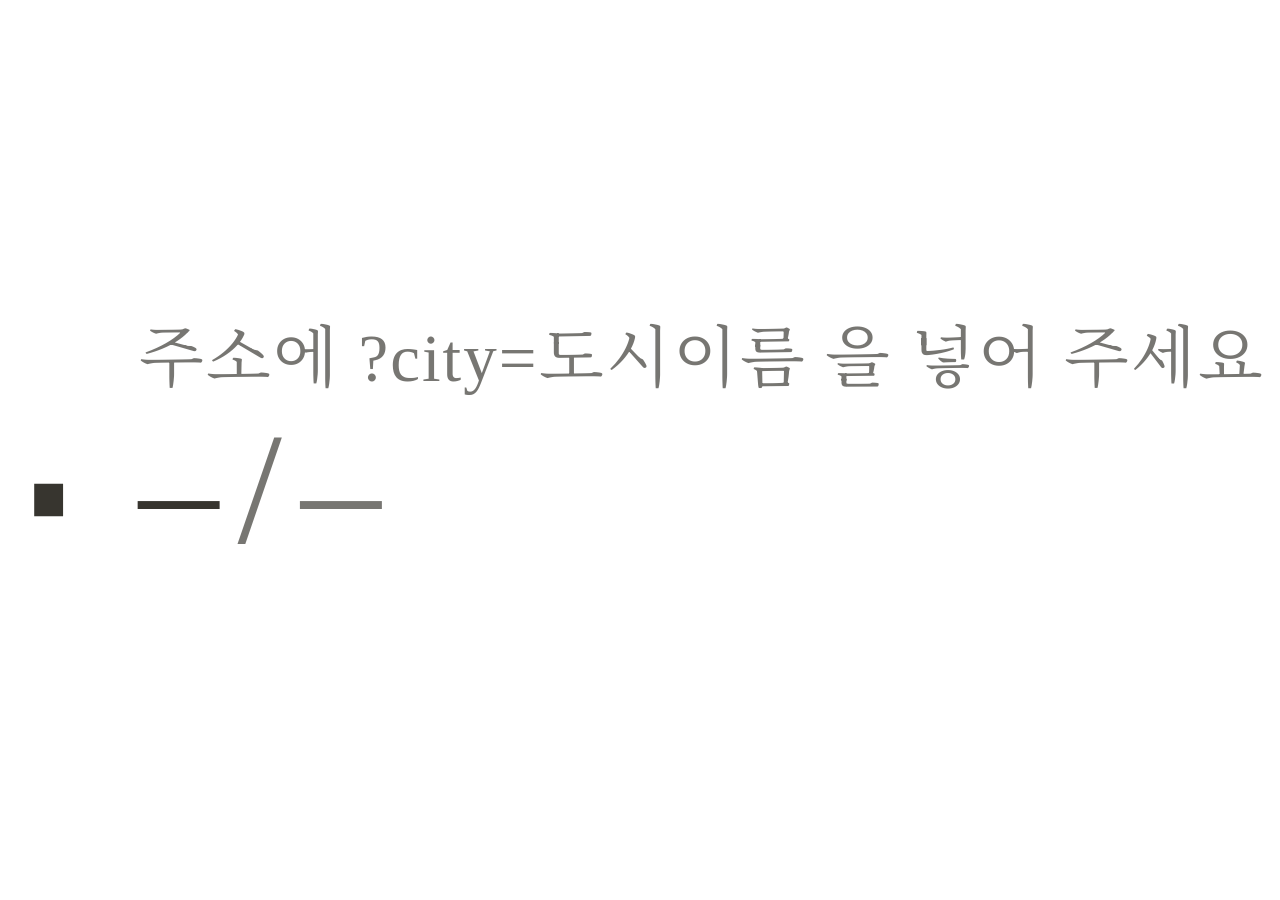
<file: weather/index.html>
<!doctype html>
<html lang="ko">
<head>
<meta charset="utf-8">
<meta name="viewport" content="width=device-width, initial-scale=1">
<title>Weather</title>
<link rel="preconnect" href="https://fonts.googleapis.com">
<link rel="preconnect" href="https://fonts.gstatic.com" crossorigin>
<link rel="stylesheet" href="https://fonts.googleapis.com/css2?family=Noto+Serif+KR:wght@400;500&family=Tinos:wght@400;700&display=swap">
<link rel="stylesheet" href="../shared/base.css">
<link rel="stylesheet" href="../shared/weather.css">
</head>
<body>
<script type="module">
  import { createWeather } from '../shared/weather.js';
  import { fit, autoFit } from '../shared/fit.js';

  const wx = createWeather(() => layout());
  document.body.append(wx);

  // 세로로 긴 임베드면 위아래로 쌓고, 전체를 임베드에 꽉 채움
  function layout() {
    wx.classList.toggle('column', innerWidth / innerHeight < 1.3);
    fit(wx);
  }
  autoFit(layout);
</script>
</body>
</html>
</file>
<file: shared/base.css>
/* 공통 토큰 — 노션의 기본 글자색에 맞추고 배경은 항상 투명 (디자인 시스템 프로필: 타임즈 + 옥스블러드) */
/* color-scheme이 바깥 페이지(노션)와 다르면 브라우저가 iframe에 불투명 배경을 칠하므로,
   라이트·다크를 모두 지원한다고 선언해 노션 쪽 설정과 항상 맞춤 */
:root { color-scheme: light dark; }
:root[data-theme="light"] { color-scheme: light; }
:root[data-theme="dark"] { color-scheme: dark; }
:root {
  --text: rgb(55, 53, 47);
  --muted: rgba(55, 53, 47, 0.68);
  --line: rgba(55, 53, 47, 0.14);
  --accent: #9b3434;
  --accent-text: #9b3434;
  --font-display: "Times New Roman", Tinos, Times, RIDIBatang, "Noto Serif KR", serif;
  --font-text: RIDIBatang, "Times New Roman", Tinos, "Noto Serif KR", AppleMyungjo, serif;
}
@media (prefers-color-scheme: dark) {
  :root:not([data-theme="light"]) {
    --text: rgba(255, 255, 255, 0.86);
    --muted: rgba(255, 255, 255, 0.48);
    --line: rgba(255, 255, 255, 0.14);
    --accent: #ba3e3e;
    --accent-text: #cb6565;
  }
}
:root[data-theme="dark"] {
  --text: rgba(255, 255, 255, 0.86);
  --muted: rgba(255, 255, 255, 0.48);
  --line: rgba(255, 255, 255, 0.14);
  --accent: #ba3e3e;
  --accent-text: #cb6565;
}

*, *::before, *::after { box-sizing: border-box; }

html, body {
  margin: 0;
  height: 100%;
  background: transparent;
  color: var(--text);
  font-family: var(--font-text);
  font-variant-numeric: lining-nums tabular-nums;
  -webkit-font-smoothing: antialiased;
  overflow: hidden;
  user-select: none;
}

body {
  display: grid;
  place-items: center;
  padding: 2px;
}

button {
  font: inherit;
  color: inherit;
  background: none;
  border: 0;
  padding: 0;
  cursor: pointer;
}

.muted { color: var(--muted); }
.accent { color: var(--accent-text); }
</file>
<file: shared/weather.css>
/* 날씨 요소 — 날씨 단독 위젯과 시계 대시보드가 함께 사용 (모든 치수는 em) */
.wx { display: inline-flex; align-items: center; line-height: 1.15; white-space: nowrap; }
.wx .emoji { font-family: "Apple Color Emoji", "Segoe UI Emoji", "Noto Color Emoji", sans-serif; line-height: 1; }
.wx .today { display: flex; align-items: center; gap: 0.3em; }
.wx .today .emoji { font-size: 1.9em; transform: translateY(0.1em); }  /* 이모지 중심을 온도 줄에 맞춤 */
.wx .label { font-size: 0.42em; color: var(--muted); letter-spacing: 0.03em; }
.wx .pct { color: var(--accent-text); font-size: 0.85em; margin-left: 0.15em; }
.wx .sep { color: var(--muted); margin: 0 0.12em; }
.wx .tomorrow { margin-left: 0.5em; padding-left: 0.5em; border-left: 1px solid var(--line); }
.wx .tomorrow .label { font-size: 0.32em; }
.wx .tomorrow .row { display: flex; align-items: center; gap: 0.2em; font-size: 0.5em; margin-top: 0.12em; }
.wx .tomorrow .emoji { font-size: 1.5em; }
/* 최고/최저를 분수처럼 위아래로 */
.wx .frac { display: inline-flex; flex-direction: column; align-items: center; font-size: 0.78em; line-height: 1.05; }
.wx .frac > :first-child { border-bottom: 1px solid var(--muted); padding: 0 0.1em 0.06em; margin-bottom: 0.06em; }
/* 세로 배치 */
.wx.column { flex-direction: column; text-align: center; }
.wx.column .today { flex-direction: column; gap: 0.15em; }
.wx.column .today .emoji { transform: none; }
.wx.column .tomorrow { margin: 0.4em 0 0; padding: 0.35em 0 0; border-left: 0; border-top: 1px solid var(--line); }
.wx.column .tomorrow .row { justify-content: center; }
</file>
